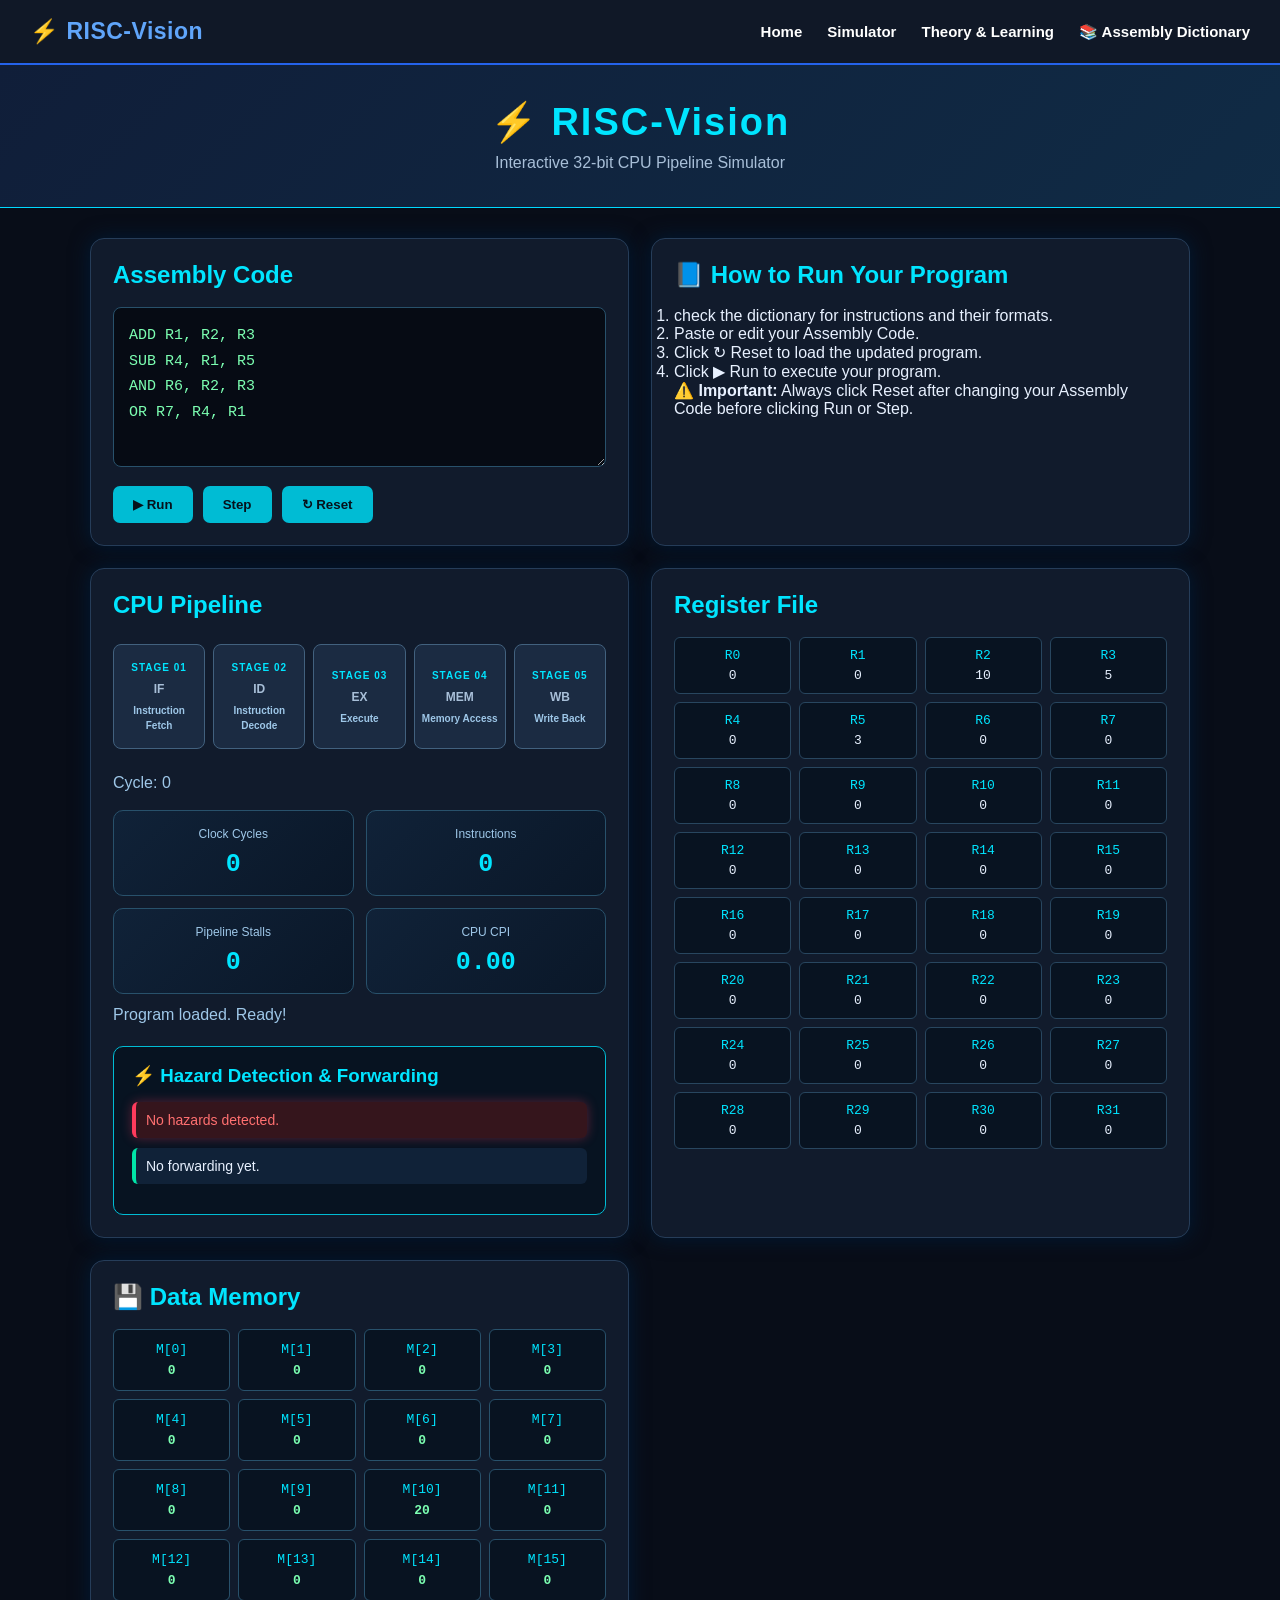
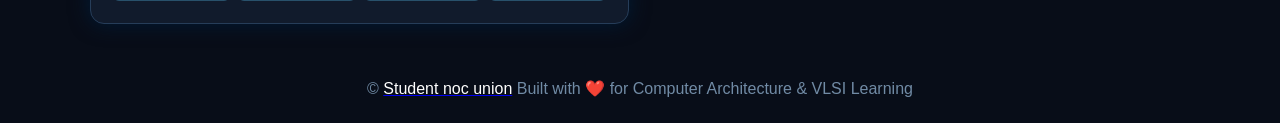
<file: index.html>
<!DOCTYPE html>
<html lang="en">
<head>
    <meta charset="UTF-8">
    <meta name="viewport" content="width=device-width, initial-scale=1.0">
    <title>RISC-Vision | Interactive CPU Lab</title>
    <link rel="stylesheet" href="style.css">
</head>
<body>
 <nav class="top-menu">
    <div class="menu-logo">⚡ RISC-Vision</div>

    <div class="menu-links">
        <a href="index.html">Home</a>
        <a href="index.html">Simulator</a>
        <a href="theory.html">Theory & Learning</a>
        <a href="dictionary.html">📚 Assembly Dictionary</a>
    </div>
</nav>

    <header>
        <h1>⚡ RISC-Vision</h1>
        <p>Interactive 32-bit CPU Pipeline Simulator</p>
    </header>

    <main>

        <!-- Assembly Code Editor -->
        <section class="panel">
           
            <h2>Assembly Code</h2>

            <textarea id="code" spellcheck="false">ADD R1, R2, R3
SUB R4, R1, R5
AND R6, R2, R3
OR R7, R4, R1</textarea>

            <div class="controls">
                <button id="runBtn">▶ Run</button>
                <button id="stepBtn">Step</button>
                <button id="resetBtn">↻ Reset</button>
            </div>
        </section>

        <!-- Instructions for All Users -->
        <section class="panel">
            <h2>📘 How to Run Your Program</h2>

            <ol>
                <li>check the dictionary for instructions and their formats.</li>
                <li>Paste or edit your Assembly Code.</li>
                <li>Click ↻ Reset to load the updated program.</li>
                <li>Click ▶ Run to execute your program.</li>
                
            </ol>

            <p>
                <strong>⚠️ Important:</strong>
                Always click Reset after changing your Assembly Code
                before clicking Run or Step.
            </p>
        </section>

        <!-- CPU Pipeline -->
        <section class="panel">
            <h2>CPU Pipeline</h2>

            <div class="pipeline">
                <div class="stage" id="IF">IF</div>
                <div class="stage" id="ID">ID</div>
                <div class="stage" id="EX">EX</div>
                <div class="stage" id="MEM">MEM</div>
                <div class="stage" id="WB">WB</div>
            </div>

            <p id="cycle">Cycle: 0</p>

            <!-- Performance Statistics -->
            <div class="stats">

                <div class="stat-card">
                    <span>Clock Cycles</span>
                    <strong id="totalCycles">0</strong>
                </div>

                <div class="stat-card">
                    <span>Instructions</span>
                    <strong id="instructionCount">0</strong>
                </div>

                <div class="stat-card">
                    <span>Pipeline Stalls</span>
                    <strong id="stallCount">0</strong>
                </div>

                <div class="stat-card">
                    <span>CPU CPI</span>
                    <strong id="cpi">0.00</strong>
                </div>

            </div>

            <p id="status">Ready to execute.</p>

            <!-- Hazard Detection and Forwarding -->
            <div class="monitor">
                <h3>⚡ Hazard Detection & Forwarding</h3>
                <p id="hazardStatus">No hazards detected.</p>
                <p id="forwardStatus">No forwarding yet.</p>
                <div id="eventLog"></div>
            </div>

        </section>

        <!-- Register File -->
        <section class="panel">
            <h2>Register File</h2>
            <div id="registers" class="registers"></div>
        </section>

        <!-- Data Memory -->
        <section class="panel">
            <h2>💾 Data Memory</h2>
            <div id="memory" class="registers"></div>
        </section>

    </main>

    <footer>
     &copy; <a href="https://smartlnks.com/JgFr" ><font color="white">Student noc union</font></a>  Built with ❤️ for Computer Architecture & VLSI Learning
    </footer>

    <script src="script.js"></script>

</body>
</html>
</file>
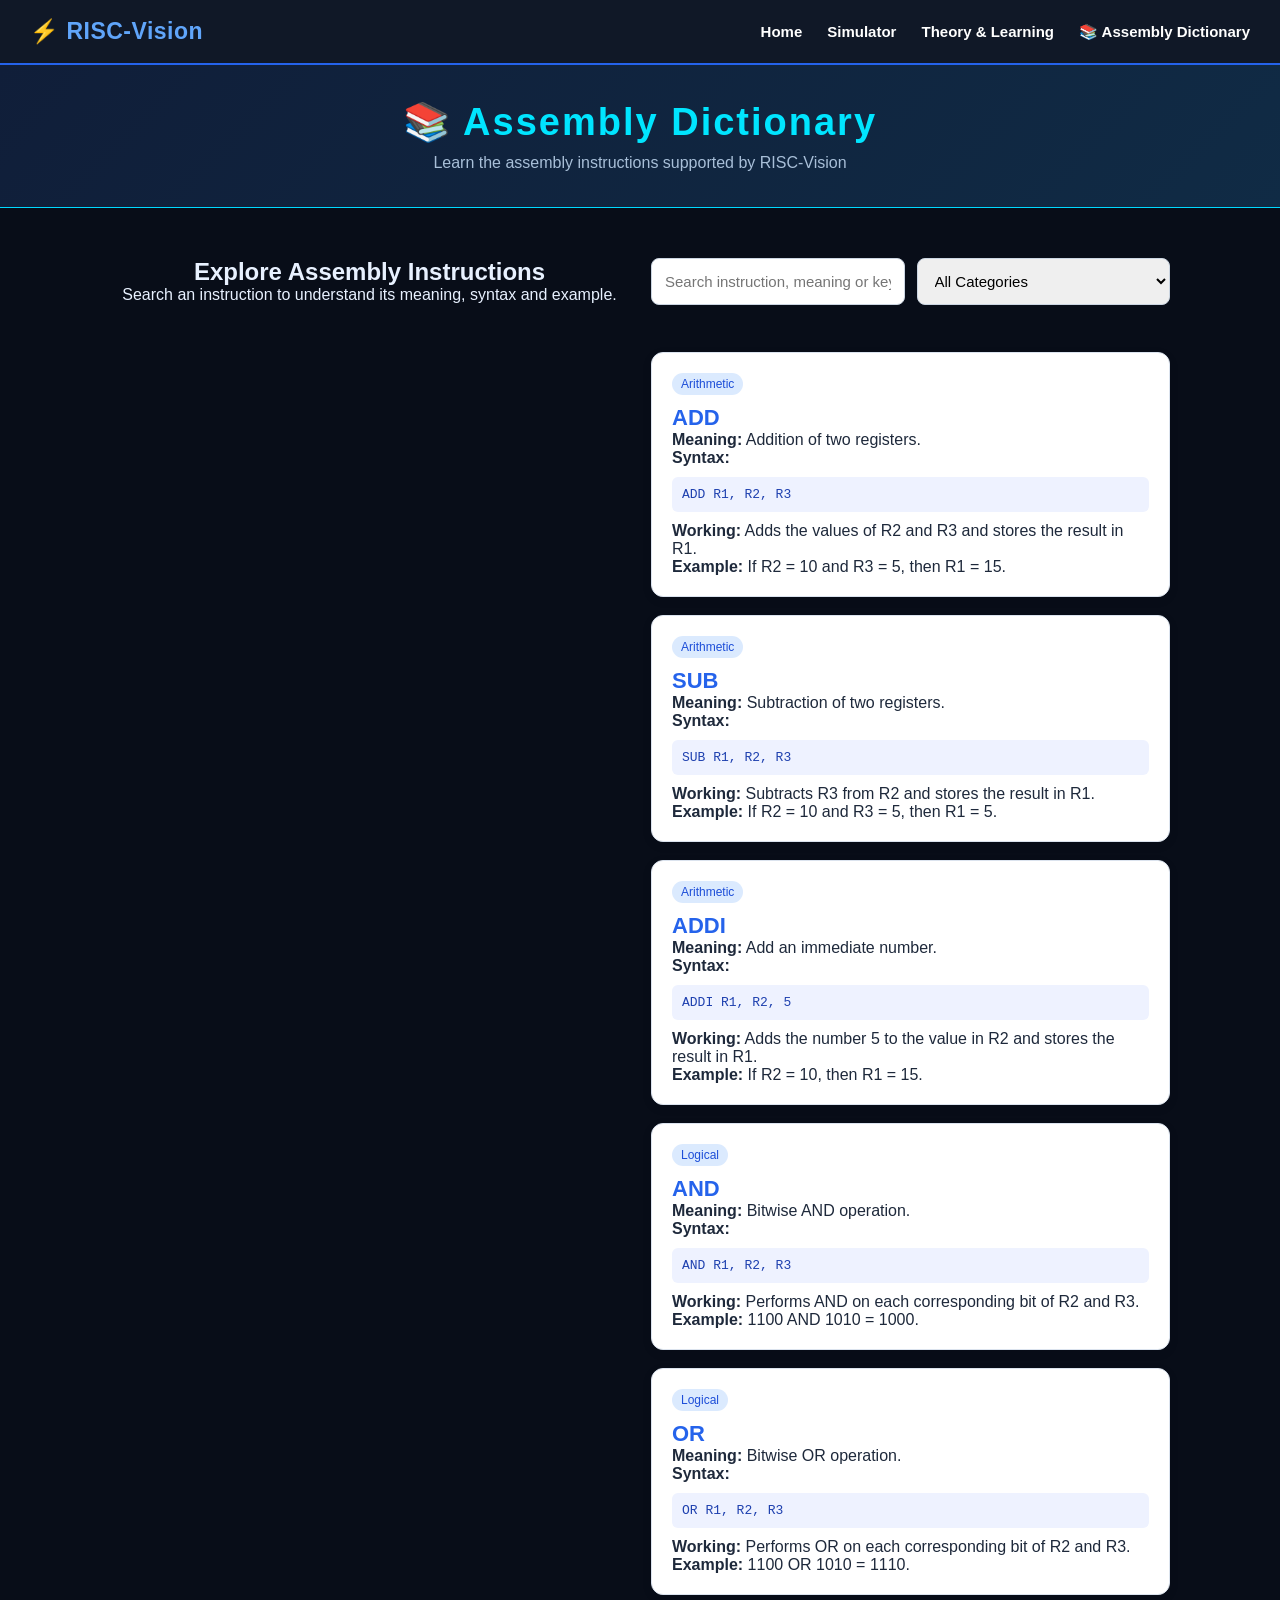
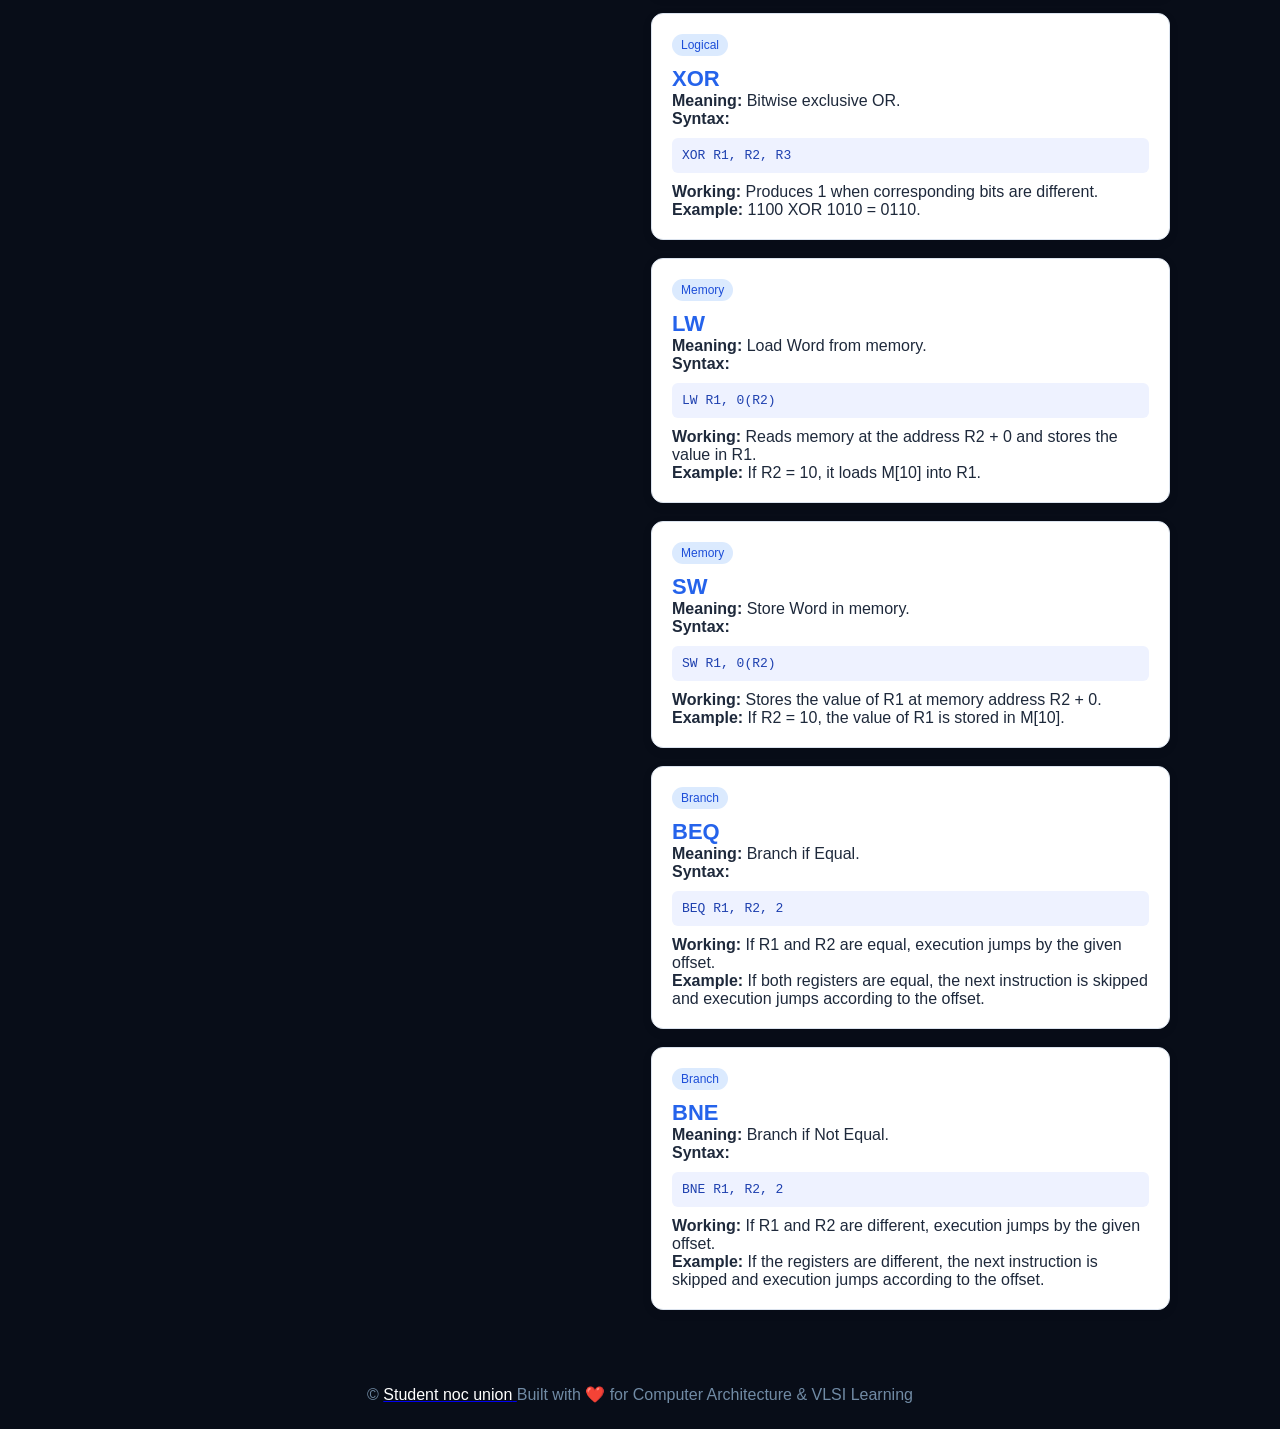
<file: dictionary.html>
<!DOCTYPE html>
<html lang="en">
<head>
    <meta charset="UTF-8">
    <meta name="viewport" content="width=device-width, initial-scale=1.0">
    <title>RISC-Vision | Assembly Dictionary</title>
    <link rel="stylesheet" href="style.css">

    <style>
        .dictionary-container {
            max-width: 1100px;
            margin: 30px auto;
            padding: 20px;
        }

        .dictionary-intro {
            text-align: center;
            margin-bottom: 25px;
        }

        .dictionary-tools {
            display: flex;
            gap: 12px;
            flex-wrap: wrap;
            margin-bottom: 25px;
        }

        .dictionary-tools input,
        .dictionary-tools select {
            flex: 1;
            min-width: 220px;
            padding: 13px;
            border: 1px solid #cbd5e1;
            border-radius: 8px;
            font-size: 15px;
        }

      .instruction-grid {
    display: grid;
    grid-template-columns: repeat(auto-fit, minmax(260px, 1fr));
    gap: 18px;
    align-items: start;
}

.instruction-card {
    align-self: start;
}

        .instruction-card {
            background: white;
            color: #1e293b;
            border: 1px solid #dbe3ee;
            border-radius: 12px;
            padding: 20px;
            box-shadow: 0 3px 12px rgba(0,0,0,0.06);
        }

        .instruction-card h3 {
            color: #2563eb;
            margin-top: 0;
            font-size: 22px;
        }

        .instruction-card code {
            display: block;
            background: #eef2ff;
            color: #1e40af;
            padding: 10px;
            border-radius: 6px;
            margin: 10px 0;
            overflow-wrap: anywhere;
        }

        .instruction-category {
            display: inline-block;
            background: #dbeafe;
            color: #1d4ed8;
            padding: 4px 9px;
            border-radius: 20px;
            font-size: 12px;
            margin-bottom: 10px;
        }

        #noResults {
            text-align: center;
            display: none;
            padding: 25px;
        }

        .dictionary-note {
            background: #eff6ff;
            border-left: 4px solid #2563eb;
            padding: 15px;
            margin-top: 25px;
            border-radius: 6px;
        }
    </style>
</head>

<body>

<nav class="top-menu">
    <div class="menu-logo">⚡ RISC-Vision</div>
    <div class="menu-links">
        <a href="index.html">Home</a>
        <a href="index.html">Simulator</a>
        <a href="theory.html">Theory & Learning</a>
        <a href="dictionary.html">📚 Assembly Dictionary</a>
    </div>
</nav>

<header>
    <h1>📚 Assembly Dictionary</h1>
    <p>Learn the assembly instructions supported by RISC-Vision</p>
</header>

<main class="dictionary-container">

    <section class="dictionary-intro">
        <h2>Explore Assembly Instructions</h2>
        <p>Search an instruction to understand its meaning, syntax and example.</p>
    </section>

    <div class="dictionary-tools">
        <input
            type="text"
            id="searchInput"
            placeholder="Search instruction, meaning or keyword..."
        >

        <select id="categoryFilter">
            <option value="all">All Categories</option>
            <option value="Arithmetic">Arithmetic</option>
            <option value="Logical">Logical</option>
            <option value="Memory">Memory</option>
            <option value="Branch">Branch</option>
        </select>
    </div>
<center></center>
    <div class="instruction-grid" id="instructionGrid">

        <article class="instruction-card" data-category="Arithmetic">
            <span class="instruction-category">Arithmetic</span>
            <h3>ADD</h3>
            <p><strong>Meaning:</strong> Addition of two registers.</p>
            <p><strong>Syntax:</strong></p>
            <code>ADD R1, R2, R3</code>
            <p><strong>Working:</strong> Adds the values of R2 and R3 and stores the result in R1.</p>
            <p><strong>Example:</strong> If R2 = 10 and R3 = 5, then R1 = 15.</p>
        </article>

        <article class="instruction-card" data-category="Arithmetic">
            <span class="instruction-category">Arithmetic</span>
            <h3>SUB</h3>
            <p><strong>Meaning:</strong> Subtraction of two registers.</p>
            <p><strong>Syntax:</strong></p>
            <code>SUB R1, R2, R3</code>
            <p><strong>Working:</strong> Subtracts R3 from R2 and stores the result in R1.</p>
            <p><strong>Example:</strong> If R2 = 10 and R3 = 5, then R1 = 5.</p>
        </article>

        <article class="instruction-card" data-category="Arithmetic">
            <span class="instruction-category">Arithmetic</span>
            <h3>ADDI</h3>
            <p><strong>Meaning:</strong> Add an immediate number.</p>
            <p><strong>Syntax:</strong></p>
            <code>ADDI R1, R2, 5</code>
            <p><strong>Working:</strong> Adds the number 5 to the value in R2 and stores the result in R1.</p>
            <p><strong>Example:</strong> If R2 = 10, then R1 = 15.</p>
        </article>

        <article class="instruction-card" data-category="Logical">
            <span class="instruction-category">Logical</span>
            <h3>AND</h3>
            <p><strong>Meaning:</strong> Bitwise AND operation.</p>
            <p><strong>Syntax:</strong></p>
            <code>AND R1, R2, R3</code>
            <p><strong>Working:</strong> Performs AND on each corresponding bit of R2 and R3.</p>
            <p><strong>Example:</strong> 1100 AND 1010 = 1000.</p>
        </article>

        <article class="instruction-card" data-category="Logical">
            <span class="instruction-category">Logical</span>
            <h3>OR</h3>
            <p><strong>Meaning:</strong> Bitwise OR operation.</p>
            <p><strong>Syntax:</strong></p>
            <code>OR R1, R2, R3</code>
            <p><strong>Working:</strong> Performs OR on each corresponding bit of R2 and R3.</p>
            <p><strong>Example:</strong> 1100 OR 1010 = 1110.</p>
        </article>

        <article class="instruction-card" data-category="Logical">
            <span class="instruction-category">Logical</span>
            <h3>XOR</h3>
            <p><strong>Meaning:</strong> Bitwise exclusive OR.</p>
            <p><strong>Syntax:</strong></p>
            <code>XOR R1, R2, R3</code>
            <p><strong>Working:</strong> Produces 1 when corresponding bits are different.</p>
            <p><strong>Example:</strong> 1100 XOR 1010 = 0110.</p>
        </article>

        <article class="instruction-card" data-category="Memory">
            <span class="instruction-category">Memory</span>
            <h3>LW</h3>
            <p><strong>Meaning:</strong> Load Word from memory.</p>
            <p><strong>Syntax:</strong></p>
            <code>LW R1, 0(R2)</code>
            <p><strong>Working:</strong> Reads memory at the address R2 + 0 and stores the value in R1.</p>
            <p><strong>Example:</strong> If R2 = 10, it loads M[10] into R1.</p>
        </article>

        <article class="instruction-card" data-category="Memory">
            <span class="instruction-category">Memory</span>
            <h3>SW</h3>
            <p><strong>Meaning:</strong> Store Word in memory.</p>
            <p><strong>Syntax:</strong></p>
            <code>SW R1, 0(R2)</code>
            <p><strong>Working:</strong> Stores the value of R1 at memory address R2 + 0.</p>
            <p><strong>Example:</strong> If R2 = 10, the value of R1 is stored in M[10].</p>
        </article>

        <article class="instruction-card" data-category="Branch">
            <span class="instruction-category">Branch</span>
            <h3>BEQ</h3>
            <p><strong>Meaning:</strong> Branch if Equal.</p>
            <p><strong>Syntax:</strong></p>
            <code>BEQ R1, R2, 2</code>
            <p><strong>Working:</strong> If R1 and R2 are equal, execution jumps by the given offset.</p>
            <p><strong>Example:</strong> If both registers are equal, the next instruction is skipped and execution jumps according to the offset.</p>
        </article>

        <article class="instruction-card" data-category="Branch">
            <span class="instruction-category">Branch</span>
            <h3>BNE</h3>
            <p><strong>Meaning:</strong> Branch if Not Equal.</p>
            <p><strong>Syntax:</strong></p>
            <code>BNE R1, R2, 2</code>
            <p><strong>Working:</strong> If R1 and R2 are different, execution jumps by the given offset.</p>
            <p><strong>Example:</strong> If the registers are different, the next instruction is skipped and execution jumps according to the offset.</p>
        </article>

    </div>

    <p id="noResults">No matching instructions found.</p>
</center>
</main>

<footer>
    &copy; <a href="https://smartlnks.com/JgFr">
        <font color="white">Student noc union</font>
    </a>
    Built with ❤️ for Computer Architecture & VLSI Learning
</footer>

<script>
    const searchInput = document.getElementById("searchInput");
    const categoryFilter = document.getElementById("categoryFilter");
    const instructionCards = document.querySelectorAll(".instruction-card");
    const noResults = document.getElementById("noResults");

    function filterInstructions() {
        const searchText = searchInput.value.toLowerCase().trim();
        const selectedCategory = categoryFilter.value;
        let visibleCount = 0;

        instructionCards.forEach(card => {
            const cardText = card.textContent.toLowerCase();
            const cardCategory = card.dataset.category;

            const matchesSearch = cardText.includes(searchText);
            const matchesCategory =
                selectedCategory === "all" ||
                cardCategory === selectedCategory;

            if (matchesSearch && matchesCategory) {
                card.style.display = "block";
                visibleCount++;
            } else {
                card.style.display = "none";
            }
        });

        noResults.style.display = visibleCount === 0 ? "block" : "none";
    }

    searchInput.addEventListener("input", filterInstructions);
    categoryFilter.addEventListener("change", filterInstructions);
</script>

</body>
</html>
</file>
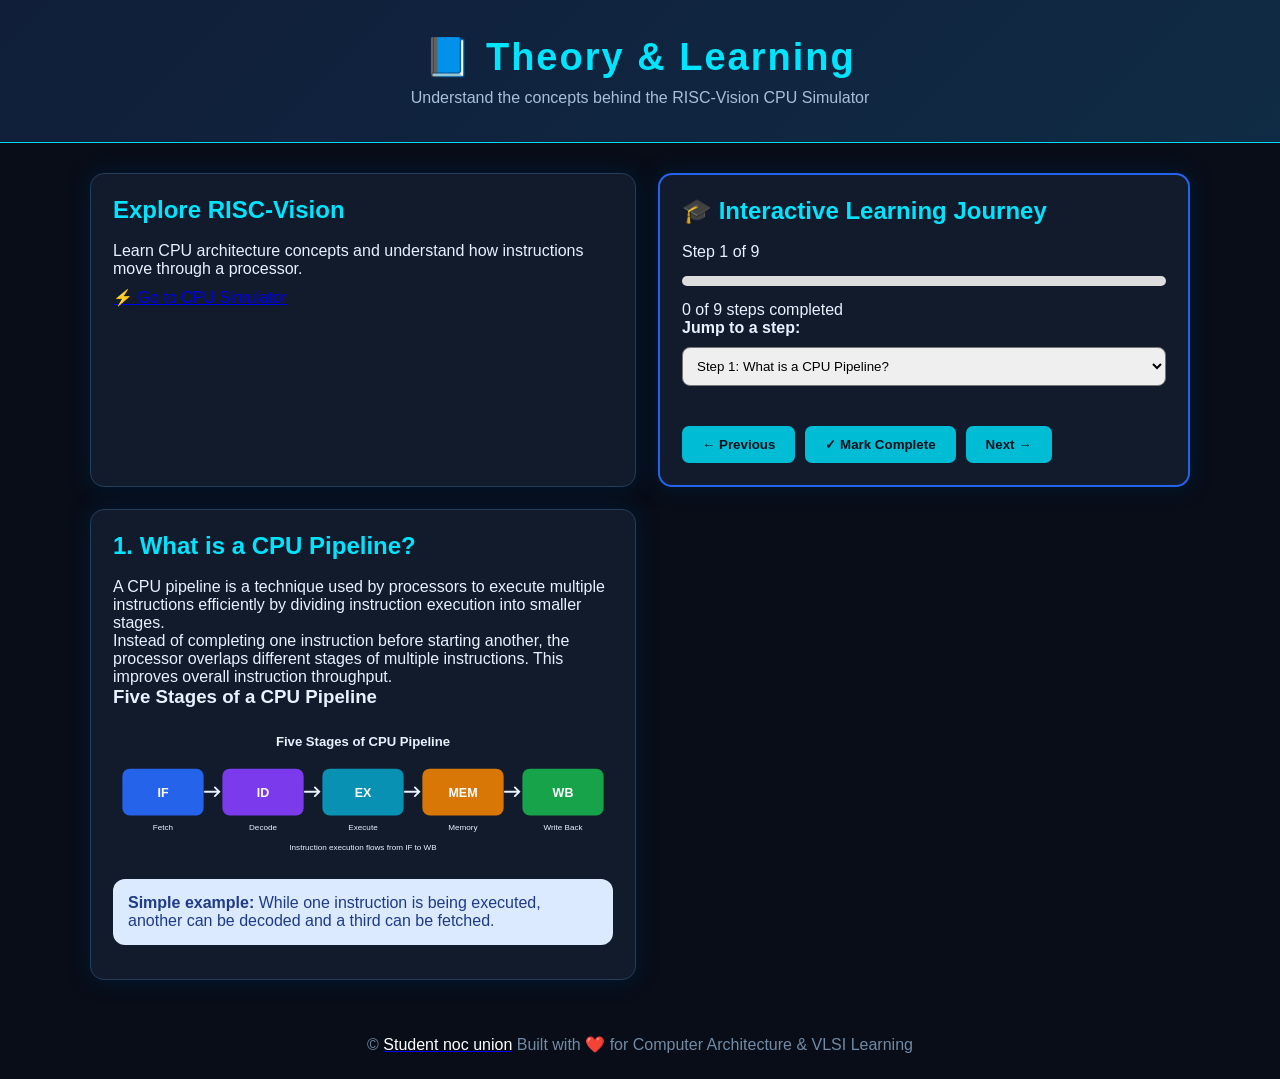
<file: theory.html>
<!DOCTYPE html>
<html lang="en">
<head>
    <meta charset="UTF-8">
    <meta name="viewport" content="width=device-width, initial-scale=1.0">
    <meta name="theme-color" content="#0f172a">
    <title>RISC-Vision | Theory & Learning</title>
    <link rel="stylesheet" href="style.css">

    <style>
        .theory-diagram {
            width: 100%;
            overflow-x: auto;
            margin: 20px 0;
        }

        .theory-diagram svg {
            display: block;
            min-width: 500px;
            max-width: 100%;
            height: auto;
            margin: auto;
        }

        .theory-table {
            width: 100%;
            min-width: 550px;
            border-collapse: collapse;
            text-align: center;
        }

        .theory-table th,
        .theory-table td {
            padding: 10px;
            border: 1px solid #cbd5e1;
        }

        .stage-if { background: #2563eb; color: white; }
        .stage-id { background: #7c3aed; color: white; }
        .stage-ex { background: #0891b2; color: white; }
        .stage-mem { background: #d97706; color: white; }
        .stage-wb { background: #16a34a; color: white; }

        .example-box {
            padding: 15px;
            border-radius: 12px;
            margin: 12px 0;
        }

        .example-red {
            background: #fee2e2;
            color: #7f1d1d;
        }

        .example-yellow {
            background: #fef3c7;
            color: #78350f;
        }

        .example-blue {
            background: #dbeafe;
            color: #1e3a8a;
        }

        .example-green {
            background: #dcfce7;
            color: #166534;
        }

        .cpi-calculator {
            background: #eff6ff;
            color: #1e3a8a;
            padding: 20px;
            border-radius: 12px;
        }

        .cpi-calculator input {
            display: block;
            width: 100%;
            padding: 12px;
            margin: 10px 0 18px;
            box-sizing: border-box;
        }

        .cpi-result {
            background: white;
            padding: 15px;
            border-radius: 10px;
            margin-top: 18px;
        }

        #learningController {
            border: 2px solid #2563eb;
        }

        #learningController select {
            width: 100%;
            padding: 12px;
            margin: 10px 0 15px;
            border-radius: 8px;
        }

        .learning-progress {
            width: 100%;
            height: 12px;
            background: #e2e8f0;
            border-radius: 20px;
            overflow: hidden;
            margin: 15px 0;
        }

        #progressBar {
            width: 0%;
            height: 100%;
            background: #16a34a;
            transition: width 0.3s ease;
        }

        .learning-buttons {
            display: flex;
            flex-wrap: wrap;
            gap: 10px;
            margin-top: 20px;
        }

        .learning-buttons button:disabled {
            opacity: 0.45;
            cursor: not-allowed;
        }

        .theory-navigation {
            display: inline-block;
            margin: 10px 0;
        }

        .step-note {
            font-size: 0.95em;
            opacity: 0.85;
        }
    </style>
</head>

<body>

<header>
    <h1>📘 Theory & Learning</h1>
    <p>Understand the concepts behind the RISC-Vision CPU Simulator</p>
</header>

<main>

    <!-- NAVIGATION PANEL: NOT A LEARNING STEP -->
    <section class="panel">
        <h2>Explore RISC-Vision</h2>
        <p>
            Learn CPU architecture concepts and understand how
            instructions move through a processor.
        </p>
        <a class="theory-navigation" href="index.html">
            ⚡ Go to CPU Simulator
        </a>
    </section>

    <!-- STEP 1 -->
    <section class="panel">
        <h2>1. What is a CPU Pipeline?</h2>

        <p>
            A CPU pipeline is a technique used by processors to execute
            multiple instructions efficiently by dividing instruction
            execution into smaller stages.
        </p>

        <p>
            Instead of completing one instruction before starting another,
            the processor overlaps different stages of multiple instructions.
            This improves overall instruction throughput.
        </p>

        <h3>Five Stages of a CPU Pipeline</h3>

        <div class="theory-diagram">
            <svg viewBox="0 0 800 210" role="img"
                 aria-label="Five stages of a CPU instruction pipeline"
                 xmlns="http://www.w3.org/2000/svg">

                <text x="400" y="28" text-anchor="middle"
                      font-size="21" font-weight="bold" fill="currentColor">
                    Five Stages of CPU Pipeline
                </text>

                <g font-size="20" font-weight="bold" text-anchor="middle">
                    <rect x="15" y="65" width="130" height="75" rx="12" fill="#2563eb"/>
                    <text x="80" y="110" fill="white">IF</text>

                    <rect x="175" y="65" width="130" height="75" rx="12" fill="#7c3aed"/>
                    <text x="240" y="110" fill="white">ID</text>

                    <rect x="335" y="65" width="130" height="75" rx="12" fill="#0891b2"/>
                    <text x="400" y="110" fill="white">EX</text>

                    <rect x="495" y="65" width="130" height="75" rx="12" fill="#d97706"/>
                    <text x="560" y="110" fill="white">MEM</text>

                    <rect x="655" y="65" width="130" height="75" rx="12" fill="#16a34a"/>
                    <text x="720" y="110" fill="white">WB</text>
                </g>

                <g stroke="currentColor" stroke-width="3"
                   fill="none" stroke-linecap="round">
                    <path d="M147 102 L170 102 M163 95 L170 102 L163 109"/>
                    <path d="M307 102 L330 102 M323 95 L330 102 L323 109"/>
                    <path d="M467 102 L490 102 M483 95 L490 102 L483 109"/>
                    <path d="M627 102 L650 102 M643 95 L650 102 L643 109"/>
                </g>

                <g font-size="13" text-anchor="middle" fill="currentColor">
                    <text x="80" y="163">Fetch</text>
                    <text x="240" y="163">Decode</text>
                    <text x="400" y="163">Execute</text>
                    <text x="560" y="163">Memory</text>
                    <text x="720" y="163">Write Back</text>
                </g>

                <text x="400" y="195" text-anchor="middle"
                      font-size="13" fill="currentColor">
                    Instruction execution flows from IF to WB
                </text>
            </svg>
        </div>

        <div class="example-box example-blue">
            <strong>Simple example:</strong>
            While one instruction is being executed, another can be decoded
            and a third can be fetched.
        </div>
    </section>

    <!-- STEP 2 -->
    <section class="panel">
        <h2>2. The Five Pipeline Stages</h2>

        <h3>IF – Instruction Fetch</h3>
        <p>The processor fetches the next instruction from instruction memory.</p>

        <h3>ID – Instruction Decode</h3>
        <p>The processor decodes the instruction and reads the required registers.</p>

        <h3>EX – Execute</h3>
        <p>
            The ALU performs arithmetic or logical operations, calculates
            memory addresses, or evaluates branches.
        </p>

        <h3>MEM – Memory Access</h3>
        <p>
            The processor reads data from or writes data to data memory
            when required.
        </p>

        <h3>WB – Write Back</h3>
        <p>The final result is written into the destination register.</p>

        <h3>📊 Pipeline Timing Diagram</h3>

        <p>
            Observe how different instructions occupy different
            pipeline stages during each clock cycle.
        </p>

        <div class="theory-diagram">
            <table class="theory-table">
                <tr>
                    <th>Instruction</th>
                    <th>1</th><th>2</th><th>3</th>
                    <th>4</th><th>5</th><th>6</th><th>7</th>
                </tr>
                <tr>
                    <td><strong>ADD</strong></td>
                    <td class="stage-if">IF</td>
                    <td class="stage-id">ID</td>
                    <td class="stage-ex">EX</td>
                    <td class="stage-mem">MEM</td>
                    <td class="stage-wb">WB</td>
                    <td></td><td></td>
                </tr>
                <tr>
                    <td><strong>SUB</strong></td>
                    <td></td>
                    <td class="stage-if">IF</td>
                    <td class="stage-id">ID</td>
                    <td class="stage-ex">EX</td>
                    <td class="stage-mem">MEM</td>
                    <td class="stage-wb">WB</td>
                    <td></td>
                </tr>
                <tr>
                    <td><strong>AND</strong></td>
                    <td></td><td></td>
                    <td class="stage-if">IF</td>
                    <td class="stage-id">ID</td>
                    <td class="stage-ex">EX</td>
                    <td class="stage-mem">MEM</td>
                    <td class="stage-wb">WB</td>
                </tr>
            </table>
        </div>

        <p>
            <strong>Remember:</strong> Each instruction advances one stage
            per clock cycle in this ideal pipeline example.
        </p>

        <p><strong>Pipeline order:</strong> IF → ID → EX → MEM → WB</p>
    </section>

    <!-- STEP 3 -->
    <section class="panel">
        <h2>3. Pipeline Hazards</h2>

        <p>
            A pipeline hazard is a condition that prevents an instruction
            from executing in its expected clock cycle.
        </p>

        <h3>1. Data Hazard</h3>
        <p>
            Occurs when an instruction depends on the result of an earlier
            instruction that has not yet completed.
        </p>

        <div class="example-box example-red">
            <strong>Instruction 1:</strong> ADD R1, R2, R3<br><br>
            <strong>Instruction 2:</strong> SUB R4, R1, R5
            <hr>
            <strong>Problem:</strong> SUB needs the result of ADD.<br>
            <strong>Solution:</strong> Forwarding or a pipeline stall.
        </div>

        <h3>2. Control Hazard</h3>
        <p>
            Occurs when a branch or jump instruction changes the normal
            sequence of instruction execution.
        </p>

        <div class="example-box example-yellow">
            <strong>Instruction 1:</strong> BEQ R1, R2, 2<br><br>
            <strong>Normal next instruction:</strong> ADD R3, R4, R5<br>
            <strong>Branch target:</strong> Instruction 4
            <hr>
            <strong>Problem:</strong> The processor may fetch an instruction
            that must be skipped.<br>
            <strong>Solution:</strong> Branch handling and pipeline flushing
            when required.
        </div>

        <h3>3. Structural Hazard</h3>
        <p>
            Occurs when multiple instructions need the same hardware
            resource at the same time.
        </p>

        <div class="example-box example-blue">
            <strong>Instruction 1:</strong> LW R1, 0(R2)<br><br>
            <strong>Instruction 2:</strong> Another instruction needs the
            same memory resource.
            <hr>
            <strong>Problem:</strong> Both instructions need one shared
            resource simultaneously.<br>
            <strong>Solution:</strong> Separate resources, scheduling or stalls.
        </div>

        <p>
            <strong>Key idea:</strong> Hazards can interrupt the ideal flow
            of a CPU pipeline.
        </p>
    </section>

    <!-- STEP 4 -->
    <section class="panel">
        <h2>4. Data Forwarding</h2>

        <p>
            Data forwarding is a technique that sends a result directly
            from a later pipeline stage to an instruction that needs it,
            without waiting for the result to be written back to the
            register file.
        </p>

        <h3>Example</h3>

        <pre>
ADD R1, R2, R3
SUB R4, R1, R5
        </pre>

        <p>
            The SUB instruction needs R1, which is calculated by ADD.
            Forwarding can provide the result directly to SUB.
        </p>

        <h3>⚡ How Data Forwarding Works</h3>

        <div class="example-box example-blue">
            <strong>Instruction 1:</strong> ADD R1, R2, R3<br><br>
            <strong>Instruction 2:</strong> SUB R4, R1, R5
        </div>

        <p>
            ADD calculates the result for R1. SUB needs that result.
            Forwarding sends the result directly to SUB without waiting
            for the register write-back stage.
        </p>

        <div class="theory-diagram">
            <svg viewBox="0 0 700 310"
                 xmlns="http://www.w3.org/2000/svg"
                 role="img" aria-label="Data forwarding diagram">

                <rect x="30" y="35" width="220" height="75" rx="12" fill="#2563eb"/>
                <text x="140" y="65" text-anchor="middle"
                      fill="white" font-size="17" font-weight="bold">
                    ADD Instruction
                </text>
                <text x="140" y="90" text-anchor="middle"
                      fill="white" font-size="15">
                    Produces R1
                </text>

                <rect x="450" y="195" width="220" height="75" rx="12" fill="#16a34a"/>
                <text x="560" y="225" text-anchor="middle"
                      fill="white" font-size="17" font-weight="bold">
                    SUB Instruction
                </text>
                <text x="560" y="250" text-anchor="middle"
                      fill="white" font-size="15">
                    Needs R1
                </text>

                <path d="M250 75 L350 75 L350 230 L445 230"
                      fill="none" stroke="#d97706" stroke-width="5"
                      stroke-linejoin="round"/>

                <path d="M435 220 L445 230 L435 240"
                      fill="none" stroke="#d97706" stroke-width="5"/>

                <rect x="270" y="125" width="160" height="42"
                      rx="8" fill="#d97706"/>
                <text x="350" y="152" text-anchor="middle"
                      fill="white" font-size="16" font-weight="bold">
                    FORWARD R1
                </text>

                <text x="350" y="295" text-anchor="middle"
                      fill="currentColor" font-size="14">
                    Result travels directly to the dependent instruction
                </text>
            </svg>
        </div>

        <div class="example-box example-green">
            <strong>Result:</strong> Data forwarding reduces unnecessary
            waiting when the required result is available from a later
            pipeline stage.
        </div>
    </section>

    <!-- STEP 5 -->
    <section class="panel">
        <h2>5. Pipeline Stalls and Bubbles</h2>

        <p>
            A pipeline stall temporarily delays an instruction when the
            required data or resource is not ready.
        </p>

        <p>
            A bubble is an empty pipeline slot introduced to prevent an
            incorrect instruction execution.
        </p>

        <p>
            Stalls can increase the total number of clock cycles required
            to complete a program.
        </p>

        <h3>⏸️ Understanding a Pipeline Stall</h3>

        <p>
            Example: A load instruction is followed by an instruction
            that immediately needs its loaded data.
        </p>

        <div class="theory-diagram">
            <table class="theory-table">
                <tr>
                    <th>Instruction</th>
                    <th>Cycle 1</th><th>Cycle 2</th>
                    <th>Cycle 3</th><th>Cycle 4</th>
                    <th>Cycle 5</th><th>Cycle 6</th>
                </tr>
                <tr>
                    <td><strong>LW</strong></td>
                    <td class="stage-if">IF</td>
                    <td class="stage-id">ID</td>
                    <td class="stage-ex">EX</td>
                    <td class="stage-mem">MEM</td>
                    <td class="stage-wb">WB</td>
                    <td></td>
                </tr>
                <tr>
                    <td><strong>ADD</strong></td>
                    <td></td>
                    <td class="stage-if">IF</td>
                    <td class="stage-id">ID</td>
                    <td style="background:#f59e0b;color:#111827;">STALL</td>
                    <td class="stage-ex">EX</td>
                    <td class="stage-mem">MEM</td>
                </tr>
                <tr>
                    <td><strong>Bubble</strong></td>
                    <td></td><td></td><td></td>
                    <td style="background:#fee2e2;color:#991b1b;">EMPTY</td>
                    <td></td><td></td>
                </tr>
            </table>
        </div>

        <div class="example-box example-yellow">
            <strong>What happened?</strong>
            <p>
                ADD needs the data loaded by LW. The processor delays
                ADD for one cycle to allow the data to become available.
            </p>
            <strong>Important:</strong> This is an illustrative load-use
            stall. Actual pipeline timing depends on the processor's
            forwarding design.
        </div>
    </section>

    <!-- STEP 6 -->
    <section class="panel">
        <h2>6. Clock Cycles and CPI</h2>

        <p>
            A clock cycle is one basic timing unit of processor operation.
            Pipeline stages advance according to the processor clock.
        </p>

        <p>
            CPI means Cycles Per Instruction. It measures the average
            number of clock cycles required per completed instruction.
        </p>

        <h3>Formula</h3>

        <pre>
CPI = Total Clock Cycles / Completed Instructions
        </pre>

        <h3>Example</h3>

        <pre>
Total Clock Cycles = 10
Completed Instructions = 2

CPI = 10 / 2 = 5.00
        </pre>

        <h3>🧮 Interactive CPI Calculator</h3>

        <div class="cpi-calculator">

            <label for="clockInput">
                <strong>Total Clock Cycles</strong>
            </label>

            <input type="number" id="clockInput"
                   value="10" min="1" step="1">

            <label for="instructionInput">
                <strong>Completed Instructions</strong>
            </label>

            <input type="number" id="instructionInput"
                   value="2" min="1" step="1">

            <button type="button" id="calculateCPI">
                Calculate CPI
            </button>

            <div id="cpiResult" class="cpi-result" aria-live="polite">
                <strong>Your CPI: 5.00</strong>
            </div>
        </div>
    </section>

    <!-- STEP 7 -->
    <section class="panel">
        <h2>7. Register File and Data Memory</h2>

        <h3>📦 Register File</h3>

        <p>
            Registers are small, fast storage locations inside the CPU.
            They temporarily hold operands and results during instruction
            execution.
        </p>

        <div class="theory-diagram">
            <svg viewBox="0 0 700 270"
                 xmlns="http://www.w3.org/2000/svg"
                 role="img" aria-label="CPU register file diagram">

                <rect x="180" y="10" width="340" height="45"
                      rx="10" fill="#2563eb"/>
                <text x="350" y="39" fill="white"
                      text-anchor="middle" font-size="20"
                      font-weight="bold">
                    CPU Register File
                </text>

                <g fill="#dbeafe" stroke="#2563eb" stroke-width="2">
                    <rect x="70" y="85" width="125" height="42" rx="7"/>
                    <rect x="215" y="85" width="125" height="42" rx="7"/>
                    <rect x="360" y="85" width="125" height="42" rx="7"/>
                    <rect x="505" y="85" width="125" height="42" rx="7"/>
                </g>

                <g fill="#1e3a8a" font-size="17"
                   font-weight="bold" text-anchor="middle">
                    <text x="132" y="112">R0</text>
                    <text x="277" y="112">R1</text>
                    <text x="422" y="112">R2</text>
                    <text x="567" y="112">R3</text>
                </g>

                <path d="M350 55 V72 M132 72 H567
                         M132 72 V85 M277 72 V85
                         M422 72 V85 M567 72 V85"
                      fill="none" stroke="currentColor" stroke-width="2"/>

                <rect x="180" y="160" width="340" height="55"
                      rx="10" fill="#16a34a"/>

                <text x="350" y="183" fill="white"
                      text-anchor="middle" font-size="16"
                      font-weight="bold">
                    ALU
                </text>

                <text x="350" y="202" fill="white"
                      text-anchor="middle" font-size="13">
                    Uses register values for calculations
                </text>

                <path d="M132 127 V140 H350 V155
                         M277 127 V140"
                      fill="none" stroke="#16a34a" stroke-width="3"/>

                <text x="350" y="250" fill="currentColor"
                      text-anchor="middle" font-size="15">
                    Registers provide data to processor operations
                </text>
            </svg>
        </div>

        <h3>💾 Data Memory</h3>

        <p>
            Data memory stores information that instructions can read or
            write. For example, LW loads data and SW stores data.
        </p>

        <div class="theory-diagram">
            <svg viewBox="0 0 700 250"
                 xmlns="http://www.w3.org/2000/svg"
                 role="img" aria-label="Data memory load and store diagram">

                <rect x="30" y="65" width="175" height="105"
                      rx="12" fill="#2563eb"/>

                <text x="117" y="105" text-anchor="middle"
                      fill="white" font-size="19" font-weight="bold">
                    CPU
                </text>

                <text x="117" y="133" text-anchor="middle"
                      fill="white" font-size="14">
                    Executes LW / SW
                </text>

                <rect x="495" y="45" width="175" height="145"
                      rx="12" fill="#7c3aed"/>

                <text x="582" y="75" text-anchor="middle"
                      fill="white" font-size="19" font-weight="bold">
                    Data Memory
                </text>

                <g fill="white" font-size="14" text-anchor="middle">
                    <text x="582" y="105">Address 10: 20</text>
                    <text x="582" y="130">Address 11: 25</text>
                    <text x="582" y="155">Address 12: 30</text>
                </g>

                <path d="M205 90 H485 L475 82 M485 90 L475 98"
                      fill="none" stroke="#16a34a" stroke-width="4"/>

                <text x="350" y="78" text-anchor="middle"
                      fill="currentColor" font-size="15" font-weight="bold">
                    SW: Store
                </text>

                <path d="M495 155 H215 L225 147 M215 155 L225 163"
                      fill="none" stroke="#d97706" stroke-width="4"/>

                <text x="350" y="185" text-anchor="middle"
                      fill="currentColor" font-size="15" font-weight="bold">
                    LW: Load
                </text>

                <text x="350" y="230" text-anchor="middle"
                      fill="currentColor" font-size="14">
                    CPU and memory exchange data
                </text>
            </svg>
        </div>

        <div class="example-box example-green">
            <strong>Remember:</strong>
            Registers are inside the CPU, while data memory stores
            program data outside the register file.
        </div>
    </section>

    <!-- STEP 8 -->
    <section class="panel">
        <h2>8. Complete Instruction Walkthrough</h2>

        <p>
            Let's understand what happens when a CPU executes this instruction:
        </p>

        <pre>ADD R1, R2, R3</pre>

        <p>
            This means: Add the values stored in R2 and R3,
            then store the result in R1.
        </p>

        <div class="theory-diagram">
            <svg viewBox="0 0 700 390"
                 xmlns="http://www.w3.org/2000/svg"
                 role="img"
                 aria-label="Complete journey of an ADD instruction through five CPU pipeline stages">

                <g font-size="17" font-weight="bold" text-anchor="middle">
                    <rect x="185" y="10" width="330" height="55"
                          rx="12" fill="#2563eb"/>
                    <text x="350" y="44" fill="white">
                        1. IF — Fetch ADD instruction
                    </text>

                    <rect x="185" y="85" width="330" height="55"
                          rx="12" fill="#7c3aed"/>
                    <text x="350" y="119" fill="white">
                        2. ID — Decode and read R2, R3
                    </text>

                    <rect x="185" y="160" width="330" height="55"
                          rx="12" fill="#0891b2"/>
                    <text x="350" y="194" fill="white">
                        3. EX — Add R2 + R3
                    </text>

                    <rect x="185" y="235" width="330" height="55"
                          rx="12" fill="#d97706"/>
                    <text x="350" y="269" fill="white">
                        4. MEM — No data access needed
                    </text>

                    <rect x="185" y="310" width="330" height="55"
                          rx="12" fill="#16a34a"/>
                    <text x="350" y="344" fill="white">
                        5. WB — Write result into R1
                    </text>
                </g>

                <g stroke="currentColor" stroke-width="3" fill="none">
                    <path d="M350 65 V80 M342 73 L350 80 L358 73"/>
                    <path d="M350 140 V155 M342 148 L350 155 L358 148"/>
                    <path d="M350 215 V230 M342 223 L350 230 L358 223"/>
                    <path d="M350 290 V305 M342 298 L350 305 L358 298"/>
                </g>
            </svg>
        </div>

        <h3>Worked Example</h3>

        <div class="example-box example-blue">
            <p>Assume:</p>
            <p>R2 = 10</p>
            <p>R3 = 5</p>
            <hr>
            <p>ALU calculates: 10 + 5 = 15</p>
            <strong>Final result: R1 = 15</strong>
        </div>

        <p>
            The instruction has now completed all five pipeline stages.
            Its result is stored in the destination register.
        </p>
    </section>

    <!-- STEP 9 -->
    <section class="panel">
        <h2>9. What You Have Learned</h2>

        <ul>
            <li>CPU pipeline architecture</li>
            <li>Five pipeline execution stages</li>
            <li>Data, control, and structural hazards</li>
            <li>Data forwarding</li>
            <li>Pipeline stalls and bubbles</li>
            <li>Clock cycles and CPI calculation</li>
            <li>Register file and data memory</li>
            <li>Complete instruction execution</li>
        </ul>

        <div class="example-box example-green">
            <strong>Congratulations!</strong>
            <p>
                You have completed the RISC-Vision theory lessons.
                Now apply these concepts practically using the CPU simulator.
            </p>
        </div>

        <a href="index.html">⚡ Start CPU Simulation</a>
    </section>

</main>

<footer>
    &copy; <a href="https://smartlnks.com/JgFr" ><font color="white">Student noc union</font></a> Built with ❤️ for Computer Architecture & VLSI Learning
</footer>

<!-- CPI Calculator -->
<script>
document.addEventListener("DOMContentLoaded", function () {

    const cycles = document.getElementById("clockInput");
    const instructions = document.getElementById("instructionInput");
    const button = document.getElementById("calculateCPI");
    const result = document.getElementById("cpiResult");

    if (cycles && instructions && button && result) {

        button.addEventListener("click", function () {

            const c = Number(cycles.value);
            const i = Number(instructions.value);

            if (
                !Number.isInteger(c) ||
                !Number.isInteger(i) ||
                c < 1 ||
                i < 1
            ) {
                result.textContent =
                    "Please enter positive whole numbers for both values.";
                return;
            }

            const cpi = c / i;

            result.innerHTML =
                "<strong>Your CPI: " + cpi.toFixed(2) + "</strong>" +
                "<p>" + c + " clock cycles ÷ " + i +
                " instructions = " + cpi.toFixed(2) + "</p>";
        });
    }
});
</script>

<!-- Flashcard Learning Controller -->
<script src="theory.js"></script>

</body>
</html>
</file>
<file: style.css>
* {
    margin: 0;
    padding: 0;
    box-sizing: border-box;
}

body {
    font-family: Arial, sans-serif;
    background: #080d18;
    color: #e8f1ff;
    min-height: 100vh;
}

header {
    text-align: center;
    padding: 35px 15px;
    background: linear-gradient(135deg, #101e39, #102b45);
    border-bottom: 1px solid #00d9ff;
}

header h1 {
    font-size: 38px;
    color: #00e5ff;
    letter-spacing: 2px;
}

header p {
    margin-top: 10px;
    color: #a8bfd8;
}

main {
    width: 90%;
    max-width: 1100px;
    margin: 30px auto;
    display: grid;
    grid-template-columns: 1fr 1fr;
    gap: 22px;
}

.panel {
    background: #111b2c;
    border: 1px solid #263d59;
    border-radius: 14px;
    padding: 22px;
    box-shadow: 0 0 20px #001b35;
}

.panel h2 {
    color: #00e5ff;
    margin-bottom: 18px;
}

textarea {
    width: 100%;
    height: 160px;
    padding: 15px;
    background: #060b14;
    color: #7cffb2;
    border: 1px solid #28516b;
    border-radius: 8px;
    resize: vertical;
    font-family: monospace;
    font-size: 15px;
    line-height: 1.7;
}

.controls {
    display: flex;
    gap: 10px;
    margin-top: 15px;
    flex-wrap: wrap;
}

button {
    padding: 11px 20px;
    border: none;
    border-radius: 7px;
    background: #00bcd4;
    color: #06111b;
    font-weight: bold;
    cursor: pointer;
    transition: 0.2s;
}

button:hover {
    background: #70f0ff;
    transform: translateY(-2px);
}

.pipeline {
    display: grid;
    grid-template-columns: repeat(5, 1fr);
    gap: 8px;
    margin: 25px 0;
}

.stage {
    text-align: center;
    padding: 18px 5px;
    background: #1b2b42;
    border: 1px solid #42617e;
    border-radius: 8px;
    font-weight: bold;
    color: #a8bfd8;
}

.stage.active {
    background: #00bcd4;
    color: #06111b;
    border-color: #7affff;
    box-shadow: 0 0 18px #00bcd4;
}

#cycle, #status {
    margin-top: 12px;
    color: #9ec7e8;
}

.registers {
    display: grid;
    grid-template-columns: repeat(4, 1fr);
    gap: 8px;
}

.register {
    background: #081321;
    padding: 10px;
    border: 1px solid #28465f;
    border-radius: 6px;
    text-align: center;
    font-family: monospace;
}

.register span {
    display: block;
    color: #00e5ff;
    margin-bottom: 5px;
}

footer {
    text-align: center;
    padding: 25px;
    color: #718ba5;
}

@media (max-width: 700px) {
    main {
        grid-template-columns: 1fr;
    }

    .pipeline {
        grid-template-columns: repeat(5, 1fr);
        gap: 4px;
    }

    .stage {
        padding: 14px 2px;
        font-size: 12px;
    }
}

.monitor {
    margin-top: 22px;
    padding: 18px;
    background: #071321;
    border: 1px solid #00bcd4;
    border-radius: 10px;
}

.monitor h3 {
    color: #00e5ff;
    margin-bottom: 15px;
}

.monitor p {
    margin: 10px 0;
    padding: 10px;
    background: #102238;
    border-radius: 6px;
    font-size: 14px;
}

#hazardStatus {
    border-left: 4px solid #ffb74d;
}

#forwardStatus {
    border-left: 4px solid #00e5a8;
}

#eventLog {
    margin-top: 12px;
    max-height: 150px;
    overflow-y: auto;
    font-family: monospace;
    font-size: 12px;
    color: #9ec7e8;
}

.log-entry {
    padding: 7px;
    border-bottom: 1px solid #263d59;
}

#memory {
    grid-template-columns: repeat(4, 1fr);
}

.memory-cell {
    background: #081321;
    padding: 12px 6px;
    border: 1px solid #28516b;
    border-radius: 6px;
    text-align: center;
    font-family: monospace;
}

.memory-cell span {
    display: block;
    color: #00e5ff;
    margin-bottom: 6px;
}

.memory-cell strong {
    color: #7cffb2;
}

/* Animated pipeline visualization */

.stage {
    white-space: pre-line;
    min-height: 85px;
    display: flex;
    flex-direction: column;
    align-items: center;
    justify-content: center;
    font-size: 12px;
    line-height: 1.5;
    overflow-wrap: anywhere;
    transition: background 0.3s, box-shadow 0.3s;
}

.stage.active {
    animation: stageGlow 0.7s ease-in-out;
}

@keyframes stageGlow {
    0% {
        box-shadow: 0 0 0 transparent;
        transform: scale(1);
    }

    50% {
        box-shadow: 0 0 22px #00e5ff;
        transform: scale(1.04);
    }

    100% {
        box-shadow: 0 0 10px #00bcd4;
        transform: scale(1);
    }
}

/* Highlight memory cells */

.memory-cell {
    transition: 0.3s;
}

.memory-cell:hover {
    border-color: #00e5ff;
    box-shadow: 0 0 12px #00bcd4;
    transform: translateY(-3px);
}

/* Load-use hazard visual indicator */

#hazardStatus {
    transition: 0.3s;
}

#hazardStatus.hazard-active {
    color: #ff7070;
    background: #35151c;
    border-left: 4px solid #ff3b5c;
    box-shadow: 0 0 12px #ff3b5c55;
    animation: hazardPulse 0.8s infinite alternate;
}

@keyframes hazardPulse {
    from {
        box-shadow: 0 0 4px #ff3b5c33;
    }

    to {
        box-shadow: 0 0 18px #ff3b5c99;
    }
}

/* CPU Performance Dashboard */

.stats {
    display: grid;
    grid-template-columns: repeat(2, 1fr);
    gap: 12px;
    margin-top: 18px;
}

.stat-card {
    padding: 16px;
    text-align: center;
    background: linear-gradient(135deg, #102238, #0a1728);
    border: 1px solid #28516b;
    border-radius: 10px;
    transition: 0.3s;
}

.stat-card:hover {
    border-color: #00e5ff;
    box-shadow: 0 0 15px #00bcd455;
    transform: translateY(-3px);
}

.stat-card span {
    display: block;
    color: #9ec7e8;
    font-size: 12px;
    margin-bottom: 9px;
}

.stat-card strong {
    color: #00e5ff;
    font-size: 25px;
    font-family: monospace;
}

@media (max-width: 400px) {
    .stats {
        grid-template-columns: 1fr;
    }
}

/* Professional CPU pipeline stage labels */

.stage {
    position: relative;
    gap: 5px;
    padding: 15px 5px;
}

.stage::before {
    display: block;
    font-size: 10px;
    color: #00e5ff;
    letter-spacing: 1px;
}

.stage::after {
    display: block;
    font-size: 10px;
    color: #9ec7e8;
}

#IF::before { content: "STAGE 01"; }
#ID::before { content: "STAGE 02"; }
#EX::before { content: "STAGE 03"; }
#MEM::before { content: "STAGE 04"; }
#WB::before { content: "STAGE 05"; }

#IF::after { content: "Instruction Fetch"; }
#ID::after { content: "Instruction Decode"; }
#EX::after { content: "Execute"; }
#MEM::after { content: "Memory Access"; }
#WB::after { content: "Write Back"; }
/* RISC-Vision Top Navigation Menu */

.top-menu {
    width: 100%;
    min-height: 65px;
    background: #101827;
    color: white;
    display: flex;
    justify-content: space-between;
    align-items: center;
    padding: 12px 30px;
    box-sizing: border-box;
    flex-wrap: wrap;
    gap: 15px;
    border-bottom: 2px solid #2563eb;
}

.menu-logo {
    font-size: 23px;
    font-weight: bold;
    color: #60a5fa;
    letter-spacing: 0.5px;
}

.menu-links {
    display: flex;
    align-items: center;
    gap: 25px;
    flex-wrap: wrap;
}

.menu-links a {
    color: white;
    text-decoration: none;
    font-size: 15px;
    font-weight: 600;
    transition: 0.3s ease;
}

.menu-links a:hover {
    color: #60a5fa;
    transform: translateY(-2px);
}

/* Mobile Responsive Menu */

@media (max-width: 600px) {
    .top-menu {
        flex-direction: column;
        justify-content: center;
        padding: 15px;
    }

    .menu-links {
        justify-content: center;
        gap: 16px;
    }
}
</file>
